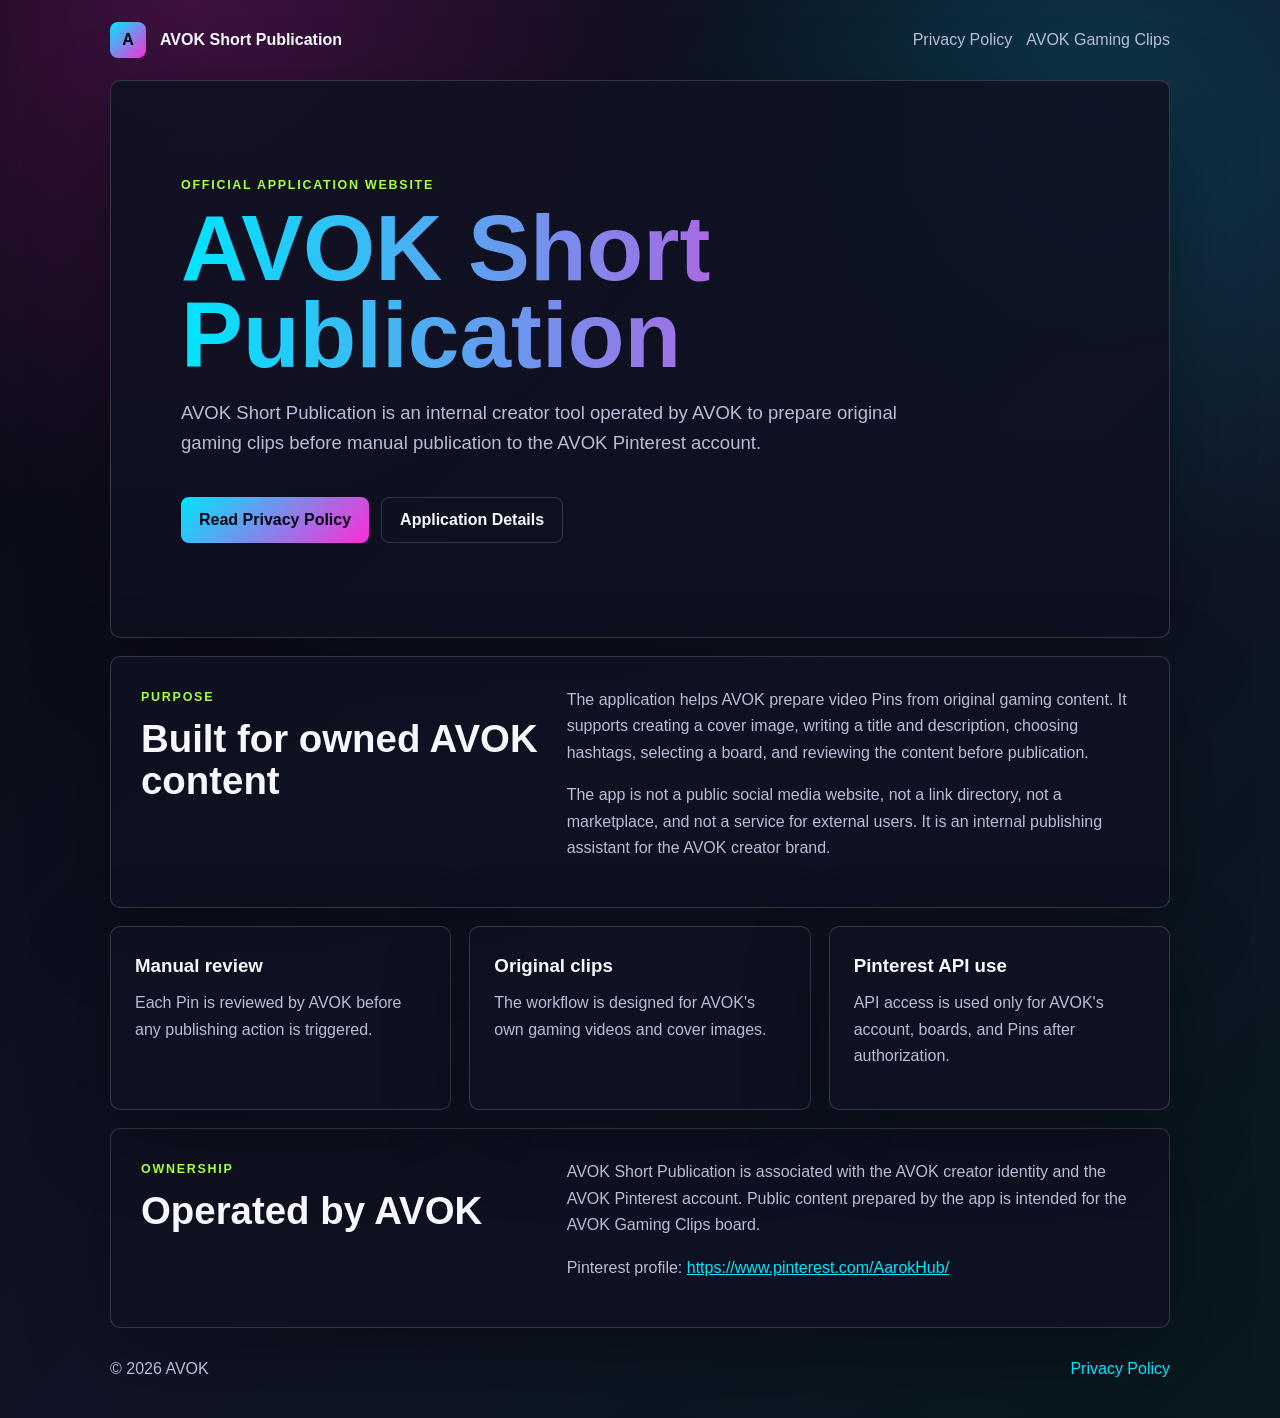
<file: index.html>
<!doctype html>
<html lang="en">
  <head>
    <meta charset="UTF-8" />
    <meta name="viewport" content="width=device-width, initial-scale=1.0" />
    <title>AVOK Short Publication</title>
    <meta
      name="description"
      content="Official website for AVOK Short Publication, an internal creator tool by AVOK for preparing and manually publishing original gaming clips."
    />
    <link rel="canonical" href="https://avok-hub.github.io/AVOK-short-publication/" />
    <link rel="stylesheet" href="styles.css" />
  </head>
  <body>
    <header class="site-header">
      <a class="brand" href="index.html" aria-label="AVOK Short Publication home">
        <span class="brand-mark">A</span>
        <span>AVOK Short Publication</span>
      </a>
      <nav aria-label="Main navigation">
        <a href="privacy.html">Privacy Policy</a>
        <a href="https://www.pinterest.com/AarokHub/aarok-gaming-clips/" rel="noopener">AVOK Gaming Clips</a>
      </nav>
    </header>

    <main>
      <section class="hero">
        <p class="eyebrow">Official application website</p>
        <h1>AVOK Short Publication</h1>
        <p class="lead">
          AVOK Short Publication is an internal creator tool operated by AVOK to prepare original gaming clips before manual publication to the AVOK Pinterest account.
        </p>
        <div class="hero-actions">
          <a class="button primary" href="privacy.html">Read Privacy Policy</a>
          <a class="button" href="#about">Application Details</a>
        </div>
      </section>

      <section class="section" id="about">
        <div>
          <p class="eyebrow">Purpose</p>
          <h2>Built for owned AVOK content</h2>
        </div>
        <div class="content">
          <p>
            The application helps AVOK prepare video Pins from original gaming content. It supports creating a cover image, writing a title and description, choosing hashtags, selecting a board, and reviewing the content before publication.
          </p>
          <p>
            The app is not a public social media website, not a link directory, not a marketplace, and not a service for external users. It is an internal publishing assistant for the AVOK creator brand.
          </p>
        </div>
      </section>

      <section class="feature-grid" aria-label="Application features">
        <article>
          <h3>Manual review</h3>
          <p>Each Pin is reviewed by AVOK before any publishing action is triggered.</p>
        </article>
        <article>
          <h3>Original clips</h3>
          <p>The workflow is designed for AVOK's own gaming videos and cover images.</p>
        </article>
        <article>
          <h3>Pinterest API use</h3>
          <p>API access is used only for AVOK's account, boards, and Pins after authorization.</p>
        </article>
      </section>

      <section class="section">
        <div>
          <p class="eyebrow">Ownership</p>
          <h2>Operated by AVOK</h2>
        </div>
        <div class="content">
          <p>
            AVOK Short Publication is associated with the AVOK creator identity and the AVOK Pinterest account. Public content prepared by the app is intended for the AVOK Gaming Clips board.
          </p>
          <p>
            Pinterest profile:
            <a href="https://www.pinterest.com/AarokHub/" rel="noopener">https://www.pinterest.com/AarokHub/</a>
          </p>
        </div>
      </section>
    </main>

    <footer>
      <span>© 2026 AVOK</span>
      <a href="privacy.html">Privacy Policy</a>
    </footer>
  </body>
</html>
</file>
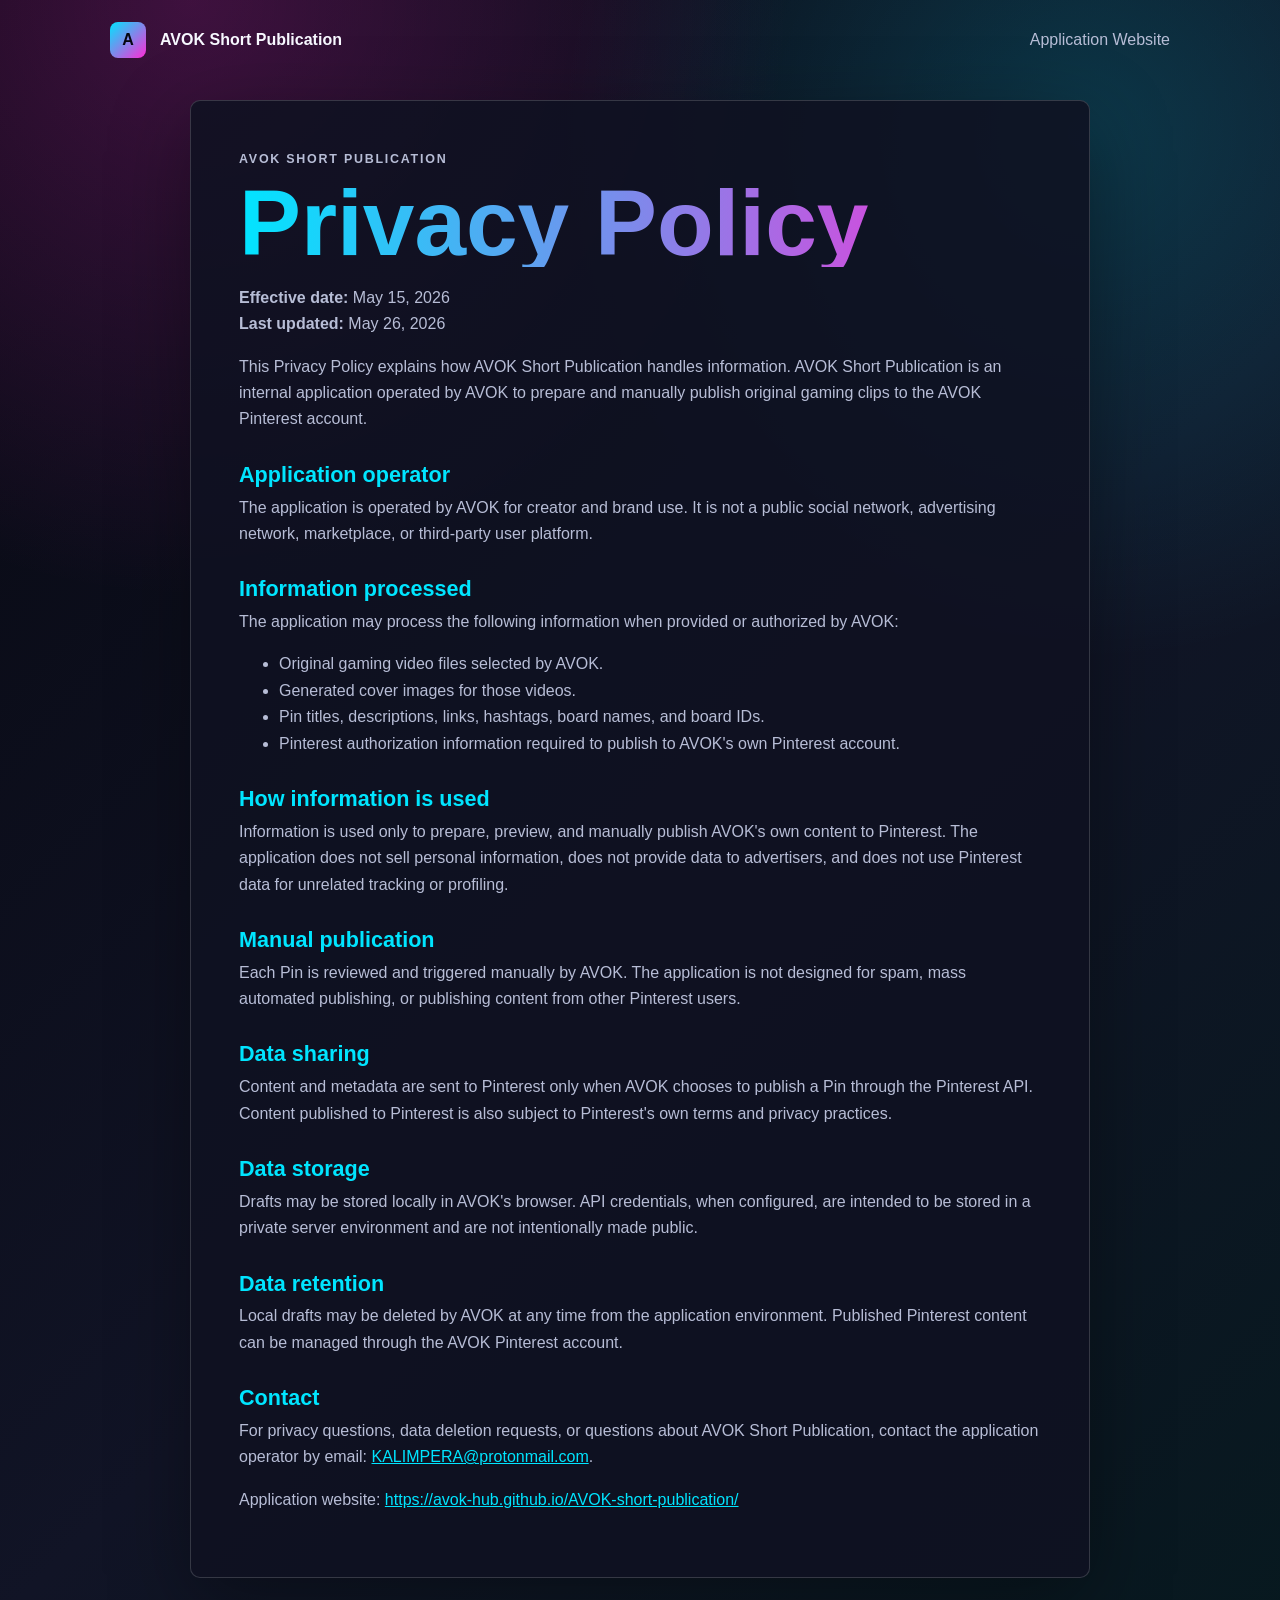
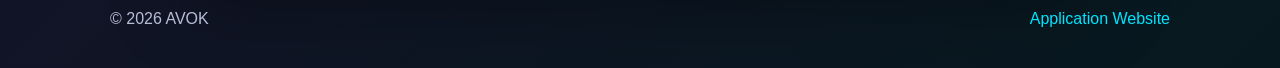
<file: privacy.html>
<!doctype html>
<html lang="en">
  <head>
    <meta charset="UTF-8" />
    <meta name="viewport" content="width=device-width, initial-scale=1.0" />
    <title>Privacy Policy - AVOK Short Publication</title>
    <meta
      name="description"
      content="Privacy Policy for AVOK Short Publication, an internal application operated by AVOK."
    />
    <link rel="canonical" href="https://avok-hub.github.io/AVOK-short-publication/privacy.html" />
    <link rel="stylesheet" href="styles.css" />
  </head>
  <body>
    <header class="site-header">
      <a class="brand" href="index.html" aria-label="AVOK Short Publication home">
        <span class="brand-mark">A</span>
        <span>AVOK Short Publication</span>
      </a>
      <nav aria-label="Main navigation">
        <a href="index.html">Application Website</a>
      </nav>
    </header>

    <main>
      <article class="legal">
        <p class="eyebrow">AVOK Short Publication</p>
        <h1>Privacy Policy</h1>
        <p><strong>Effective date:</strong> May 15, 2026<br /><strong>Last updated:</strong> May 26, 2026</p>

        <p>
          This Privacy Policy explains how AVOK Short Publication handles information. AVOK Short Publication is an internal application operated by AVOK to prepare and manually publish original gaming clips to the AVOK Pinterest account.
        </p>

        <h2>Application operator</h2>
        <p>
          The application is operated by AVOK for creator and brand use. It is not a public social network, advertising network, marketplace, or third-party user platform.
        </p>

        <h2>Information processed</h2>
        <p>The application may process the following information when provided or authorized by AVOK:</p>
        <ul>
          <li>Original gaming video files selected by AVOK.</li>
          <li>Generated cover images for those videos.</li>
          <li>Pin titles, descriptions, links, hashtags, board names, and board IDs.</li>
          <li>Pinterest authorization information required to publish to AVOK's own Pinterest account.</li>
        </ul>

        <h2>How information is used</h2>
        <p>
          Information is used only to prepare, preview, and manually publish AVOK's own content to Pinterest. The application does not sell personal information, does not provide data to advertisers, and does not use Pinterest data for unrelated tracking or profiling.
        </p>

        <h2>Manual publication</h2>
        <p>
          Each Pin is reviewed and triggered manually by AVOK. The application is not designed for spam, mass automated publishing, or publishing content from other Pinterest users.
        </p>

        <h2>Data sharing</h2>
        <p>
          Content and metadata are sent to Pinterest only when AVOK chooses to publish a Pin through the Pinterest API. Content published to Pinterest is also subject to Pinterest's own terms and privacy practices.
        </p>

        <h2>Data storage</h2>
        <p>
          Drafts may be stored locally in AVOK's browser. API credentials, when configured, are intended to be stored in a private server environment and are not intentionally made public.
        </p>

        <h2>Data retention</h2>
        <p>
          Local drafts may be deleted by AVOK at any time from the application environment. Published Pinterest content can be managed through the AVOK Pinterest account.
        </p>

        <h2>Contact</h2>
        <p>
          For privacy questions, data deletion requests, or questions about AVOK Short Publication, contact the application operator by email:
          <a href="mailto:KALIMPERA@protonmail.com">KALIMPERA@protonmail.com</a>.
        </p>
        <p>
          Application website:
          <a href="https://avok-hub.github.io/AVOK-short-publication/">https://avok-hub.github.io/AVOK-short-publication/</a>
        </p>
      </article>
    </main>

    <footer>
      <span>© 2026 AVOK</span>
      <a href="index.html">Application Website</a>
    </footer>
  </body>
</html>
</file>
<file: styles.css>
:root {
  --bg: #070811;
  --panel: rgba(15, 18, 34, 0.88);
  --text: #f7f8ff;
  --muted: #b7bdd6;
  --cyan: #00e5ff;
  --pink: #ff2bd6;
  --lime: #a6ff3d;
  --line: rgba(255, 255, 255, 0.16);
}

* {
  box-sizing: border-box;
}

body {
  min-height: 100vh;
  margin: 0;
  color: var(--text);
  font-family: Arial, Helvetica, sans-serif;
  line-height: 1.65;
  background:
    radial-gradient(circle at 15% 0%, rgba(255, 43, 214, 0.22), transparent 30%),
    radial-gradient(circle at 85% 8%, rgba(0, 229, 255, 0.18), transparent 28%),
    linear-gradient(135deg, #070811, #111426 55%, #07191f);
}

a {
  color: var(--cyan);
}

.site-header,
footer,
main {
  width: min(1060px, calc(100% - 32px));
  margin: 0 auto;
}

.site-header {
  display: flex;
  align-items: center;
  justify-content: space-between;
  gap: 18px;
  padding: 22px 0;
}

.brand,
nav,
footer {
  display: flex;
  align-items: center;
  gap: 14px;
}

.brand,
nav a,
footer a,
.button {
  text-decoration: none;
}

.brand {
  color: var(--text);
  font-weight: 800;
}

.brand-mark {
  display: grid;
  width: 36px;
  height: 36px;
  place-items: center;
  border-radius: 8px;
  color: #050610;
  background: linear-gradient(135deg, var(--cyan), var(--pink));
}

nav {
  flex-wrap: wrap;
  justify-content: flex-end;
}

nav a,
footer {
  color: var(--muted);
}

.hero,
.section,
.feature-grid article,
.legal {
  border: 1px solid var(--line);
  border-radius: 10px;
  background: var(--panel);
  box-shadow: 0 24px 80px rgba(0, 0, 0, 0.35);
}

.hero {
  min-height: 62vh;
  display: grid;
  align-content: center;
  padding: clamp(28px, 7vw, 70px);
}

.eyebrow {
  margin: 0 0 10px;
  color: var(--lime);
  font-size: 0.78rem;
  font-weight: 800;
  letter-spacing: 0.14em;
  text-transform: uppercase;
}

h1,
h2,
h3,
p {
  margin-top: 0;
}

h1 {
  max-width: 800px;
  margin-bottom: 18px;
  font-size: clamp(2.4rem, 8vw, 5.8rem);
  line-height: 0.94;
  background: linear-gradient(90deg, var(--cyan), var(--pink));
  -webkit-background-clip: text;
  background-clip: text;
  color: transparent;
}

h2 {
  margin-bottom: 0;
  font-size: clamp(1.6rem, 3vw, 2.5rem);
  line-height: 1.1;
}

h3 {
  margin-bottom: 8px;
}

.lead,
.content p,
.feature-grid p,
.legal p,
.legal li {
  color: var(--muted);
}

.lead {
  max-width: 760px;
  font-size: 1.16rem;
}

.hero-actions {
  display: flex;
  flex-wrap: wrap;
  gap: 12px;
  margin-top: 20px;
}

.button {
  display: inline-flex;
  min-height: 46px;
  align-items: center;
  border: 1px solid var(--line);
  border-radius: 8px;
  padding: 0 18px;
  color: var(--text);
  font-weight: 800;
}

.button.primary {
  border: 0;
  color: #050610;
  background: linear-gradient(135deg, var(--cyan), var(--pink));
}

.section {
  display: grid;
  grid-template-columns: 0.82fr 1.18fr;
  gap: 28px;
  margin-top: 18px;
  padding: 30px;
}

.feature-grid {
  display: grid;
  grid-template-columns: repeat(3, minmax(0, 1fr));
  gap: 18px;
  margin-top: 18px;
}

.feature-grid article {
  padding: 24px;
}

.legal {
  max-width: 900px;
  margin: 20px auto 0;
  padding: clamp(24px, 5vw, 48px);
}

.legal h2 {
  margin-top: 30px;
  margin-bottom: 8px;
  color: var(--cyan);
  font-size: 1.35rem;
}

footer {
  justify-content: space-between;
  padding: 28px 0 36px;
}

@media (max-width: 720px) {
  .site-header,
  .section,
  footer {
    display: grid;
    grid-template-columns: 1fr;
  }

  nav {
    justify-content: flex-start;
  }

  .feature-grid {
    grid-template-columns: 1fr;
  }
}
</file>
